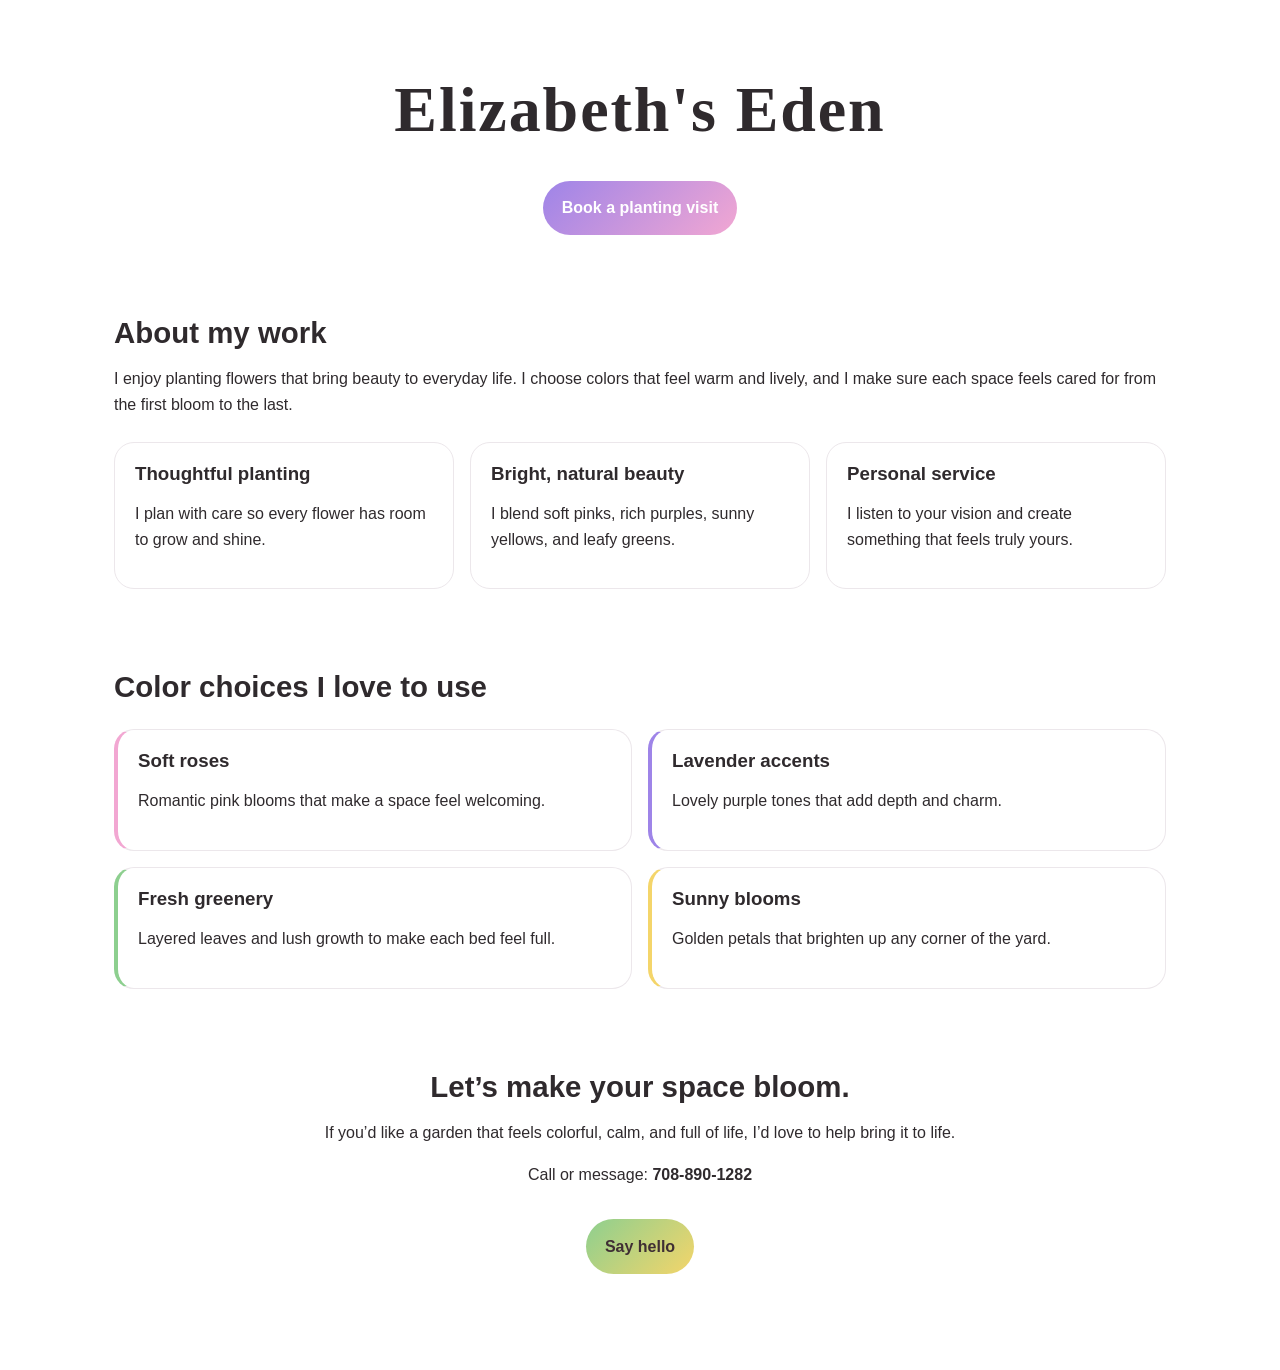
<file: index.html>
<!DOCTYPE html>
<html lang="en">
  <head>
    <meta charset="UTF-8" />
    <meta name="viewport" content="width=device-width, initial-scale=1.0" />
    <title>Elizabeth's Eden</title>
    <meta
      name="description"
      content="Elizabeth's Eden is a flower planting business that brings colorful, beautiful gardens to life."
    />
    <link rel="stylesheet" href="style.css" />
  </head>
  <body>
    <header class="hero">
      <div class="hero-content">
        <h1 class="site-title">Elizabeth's Eden</h1>

        <a class="button primary" href="contact.html">Book a planting visit</a>
      </div>
    </header>

    <main>
      <section class="about">
        <div class="section-intro">
          <h2>About my work</h2>
          <p>
            I enjoy planting flowers that bring beauty to everyday life. I choose colors
            that feel warm and lively, and I make sure each space feels cared for from the
            first bloom to the last.
          </p>
        </div>

        <div class="pillars">
          <article>
            <h3>Thoughtful planting</h3>
            <p>I plan with care so every flower has room to grow and shine.</p>
          </article>
          <article>
            <h3>Bright, natural beauty</h3>
            <p>I blend soft pinks, rich purples, sunny yellows, and leafy greens.</p>
          </article>
          <article>
            <h3>Personal service</h3>
            <p>I listen to your vision and create something that feels truly yours.</p>
          </article>
        </div>
      </section>

      <section class="gallery">
        <div class="section-intro">
          <h2>Color choices I love to use</h2>
        </div>

        <div class="cards">
          <div class="card pink">
            <h3>Soft roses</h3>
            <p>Romantic pink blooms that make a space feel welcoming.</p>
          </div>
          <div class="card purple">
            <h3>Lavender accents</h3>
            <p>Lovely purple tones that add depth and charm.</p>
          </div>
          <div class="card green">
            <h3>Fresh greenery</h3>
            <p>Layered leaves and lush growth to make each bed feel full.</p>
          </div>
          <div class="card yellow">
            <h3>Sunny blooms</h3>
            <p>Golden petals that brighten up any corner of the yard.</p>
          </div>
        </div>
      </section>

      <section class="contact" id="contact">
        <h2>Let’s make your space bloom.</h2>
        <p>
          If you’d like a garden that feels colorful, calm, and full of life, I’d love
          to help bring it to life.
        </p>
        <p class="contact-info">Call or message: <strong>708-890-1282</strong></p>
        <a class="button secondary" href="contact.html">Say hello</a>
      </section>
    </main>
  </body>
</html>
</file>
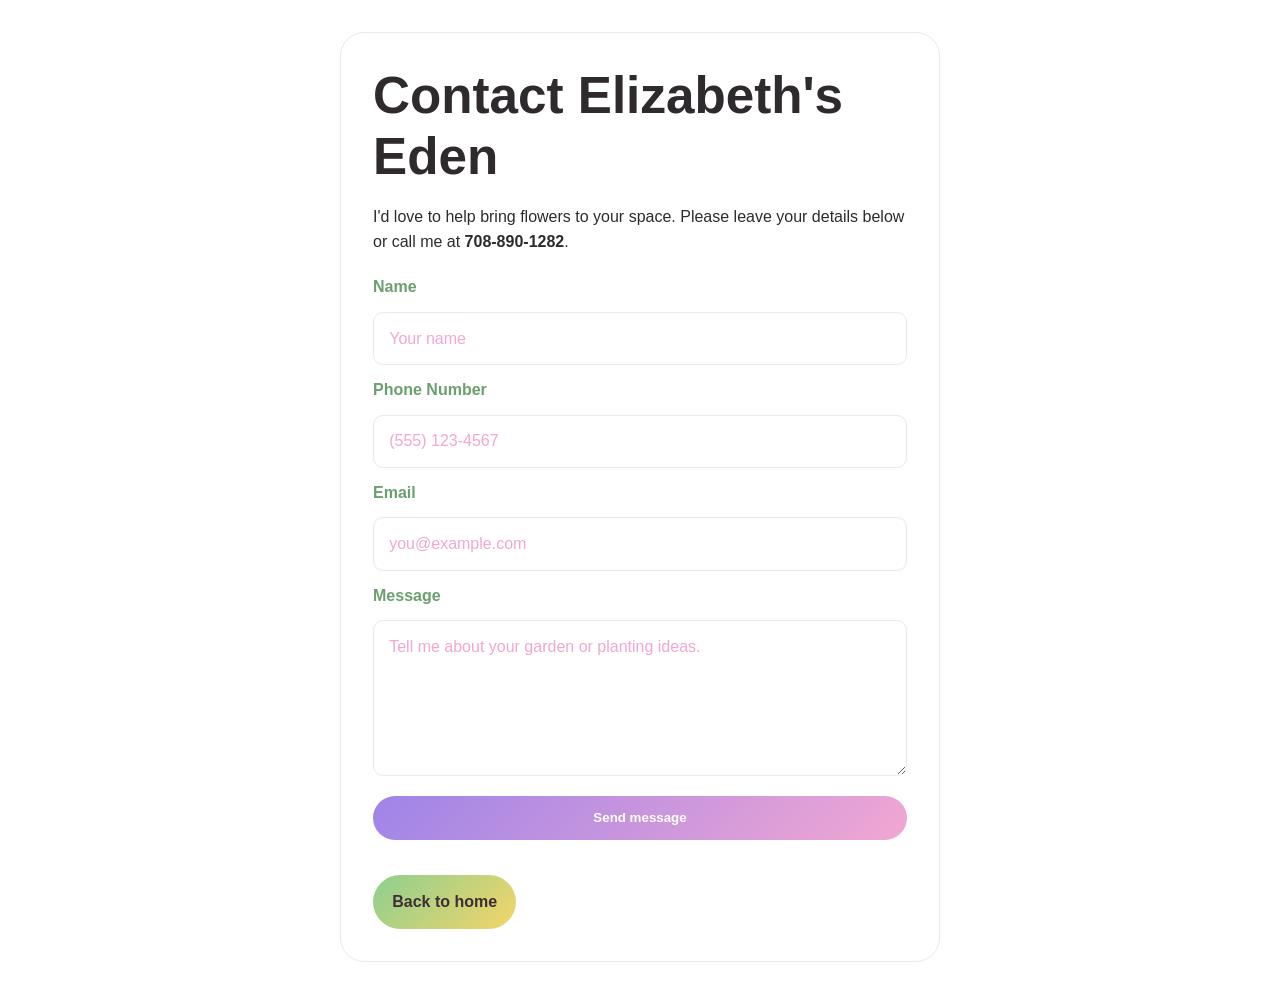
<file: contact.html>
<!DOCTYPE html>
<html lang="en">
  <head>
    <meta charset="UTF-8" />
    <meta name="viewport" content="width=device-width, initial-scale=1.0" />
    <title>Contact Elizabeth's Eden</title>
    <link rel="stylesheet" href="style.css" />
  </head>
  <body>
    <main class="contact-page">
      <section class="contact-card">
        <h1>Contact Elizabeth's Eden</h1>
        <p>I'd love to help bring flowers to your space. Please leave your details below or call me at <strong>708-890-1282</strong>.</p>

        <form action="https://formsubmit.co/acdc2729@outlook.com" method="POST">
          <input type="hidden" name="_next" value="contact.html" />
          <input type="hidden" name="_captcha" value="false" />

          <label for="name">Name</label>
          <input id="name" name="name" type="text" placeholder="Your name" required />

          <label for="phone">Phone Number</label>
          <input id="phone" name="phone" type="tel" placeholder="(555) 123-4567" />

          <label for="email">Email</label>
          <input id="email" name="email" type="email" placeholder="you@example.com" required />

          <label for="message">Message</label>
          <textarea id="message" name="message" rows="5" placeholder="Tell me about your garden or planting ideas."></textarea>

          <button type="submit">Send message</button>
        </form>

        <a class="button secondary" href="index.html">Back to home</a>
      </section>
    </main>
  </body>
</html>
</file>
<file: style.css>
:root {
  --pink: #f2a7d2;
  --purple: #9e84e8;
  --green: #8dcf8f;
  --yellow: #f4d56a;
  --text: #2f2a2d;
  --muted: #6f676b;
  --border: #ece7eb;
}

* {
  box-sizing: border-box;
}

body {
  margin: 0;
  font-family: "Segoe UI", Tahoma, Geneva, Verdana, sans-serif;
  color: var(--text);
  background: #ffffff;
  line-height: 1.6;
}

img {
  max-width: 100%;
  display: block;
}

.hero {
  display: flex;
  flex-wrap: wrap;
  align-items: center;
  justify-content: center;
  gap: 2rem;
  max-width: 1100px;
  margin: 0 auto;
  padding: 4.5rem 1.5rem 3rem;
}

.hero-content {
  flex: 1 1 500px;
  text-align: center;
}

h1,
h2,
h3 {
  line-height: 1.2;
  margin-top: 0;
}

.site-title {
  font-family: "Brush Script MT", "Segoe Script", "Lucida Handwriting", cursive;
  font-size: clamp(2.7rem, 5vw, 4rem);
  margin-bottom: 1rem;
  text-align: center;
  letter-spacing: 0.03em;
}

h1 {
  font-size: clamp(2.2rem, 4vw, 3.4rem);
  margin-bottom: 1rem;
}

h2 {
  font-size: clamp(1.6rem, 2.3vw, 2.2rem);
  margin-bottom: 0.75rem;
}

.lead {
  font-size: 1.08rem;
  color: var(--muted);
  max-width: 650px;
  margin: 0 auto 1rem;
  text-align: center;
}

.button {
  display: inline-block;
  margin-top: 1rem;
  padding: 0.9rem 1.2rem;
  border-radius: 999px;
  text-decoration: none;
  font-weight: 700;
  transition: transform 0.2s ease;
}

.button:hover {
  transform: translateY(-2px);
}

.button.primary {
  background: linear-gradient(135deg, var(--purple), var(--pink));
  color: white;
}

.button.secondary {
  background: linear-gradient(135deg, var(--green), var(--yellow));
  color: #3f2f34;
}

.about,
.gallery,
.contact {
  max-width: 1100px;
  margin: 0 auto;
  padding: 2rem 1.5rem 3rem;
}

.section-intro {
  margin-bottom: 1.5rem;
}

.pillars {
  display: grid;
  grid-template-columns: repeat(3, minmax(0, 1fr));
  gap: 1rem;
}

.pillars article,
.card {
  padding: 1.25rem;
  border-radius: 20px;
  background: white;
  border: 1px solid var(--border);
}

.pillars h3,
.card h3 {
  margin-bottom: 0.4rem;
}

.cards {
  display: grid;
  grid-template-columns: repeat(2, minmax(0, 1fr));
  gap: 1rem;
}

.card.pink {
  border-left: 4px solid var(--pink);
}

.card.purple {
  border-left: 4px solid var(--purple);
}

.card.green {
  border-left: 4px solid var(--green);
}

.card.yellow {
  border-left: 4px solid var(--yellow);
}

.contact {
  text-align: center;
  margin-bottom: 3rem;
}

.contact-page {
  min-height: 100vh;
  display: flex;
  align-items: center;
  justify-content: center;
  padding: 2rem 1rem;
}

.contact-card {
  width: 100%;
  max-width: 600px;
  padding: 2rem;
  border: 1px solid var(--border);
  border-radius: 24px;
  background: #ffffff;
}

.contact-card form {
  display: flex;
  flex-direction: column;
  gap: 0.75rem;
  margin: 1.2rem 0;
}

.contact-card label {
  font-weight: 600;
  color: #6c9f6e;
}

.contact-card input,
.contact-card textarea {
  width: 100%;
  padding: 0.8rem 0.95rem;
  border: 1px solid var(--border);
  border-radius: 10px;
  font: inherit;
  color: #6c9f6e;
}

.contact-card input::placeholder,
.contact-card textarea::placeholder {
  color: #f2a7d2;
  opacity: 1;
}

.contact-card button {
  margin-top: 0.5rem;
  padding: 0.9rem 1.2rem;
  border: none;
  border-radius: 999px;
  background: linear-gradient(135deg, var(--purple), var(--pink));
  color: white;
  font-weight: 700;
  cursor: pointer;
}

@media (max-width: 800px) {
  .pillars,
  .cards {
    grid-template-columns: 1fr;
  }
}

@media (max-width: 600px) {
  .hero {
    padding-top: 3rem;
  }

  .hero-card {
    flex-basis: 100%;
  }
}
</file>
